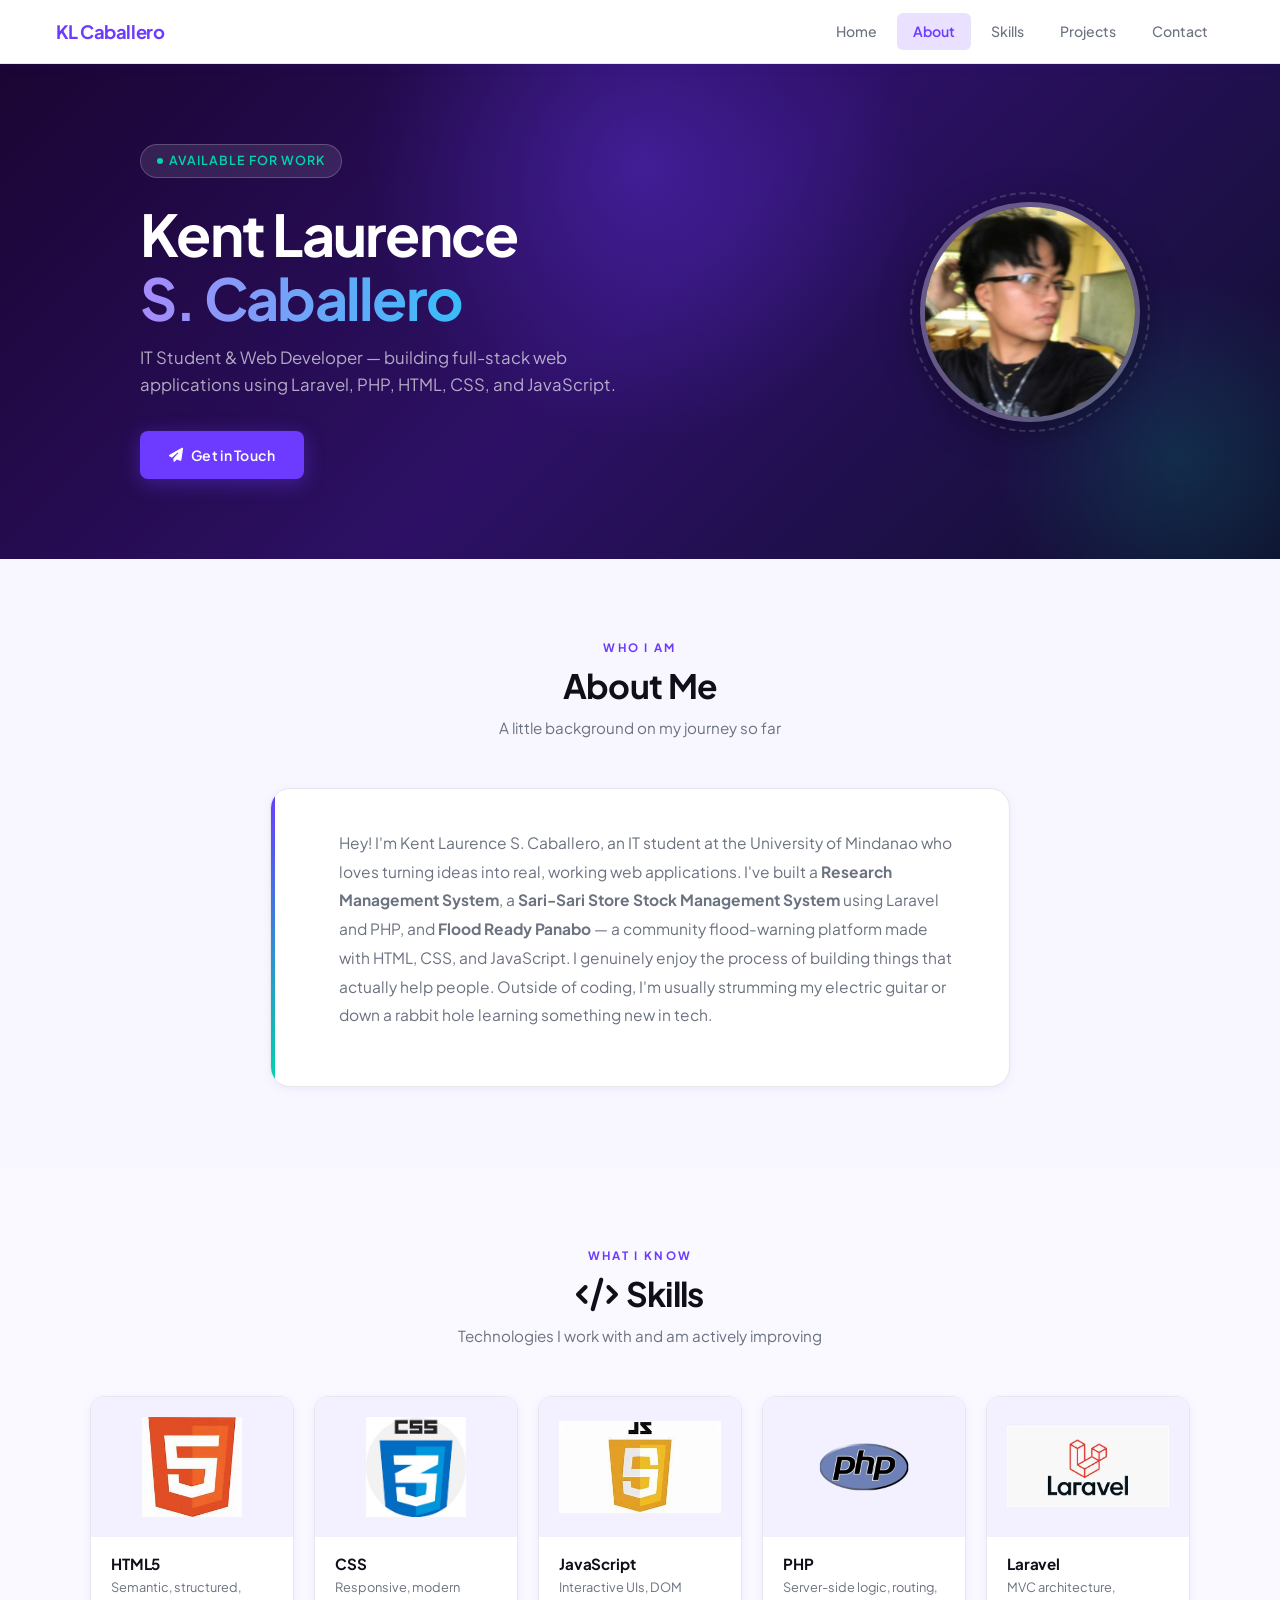
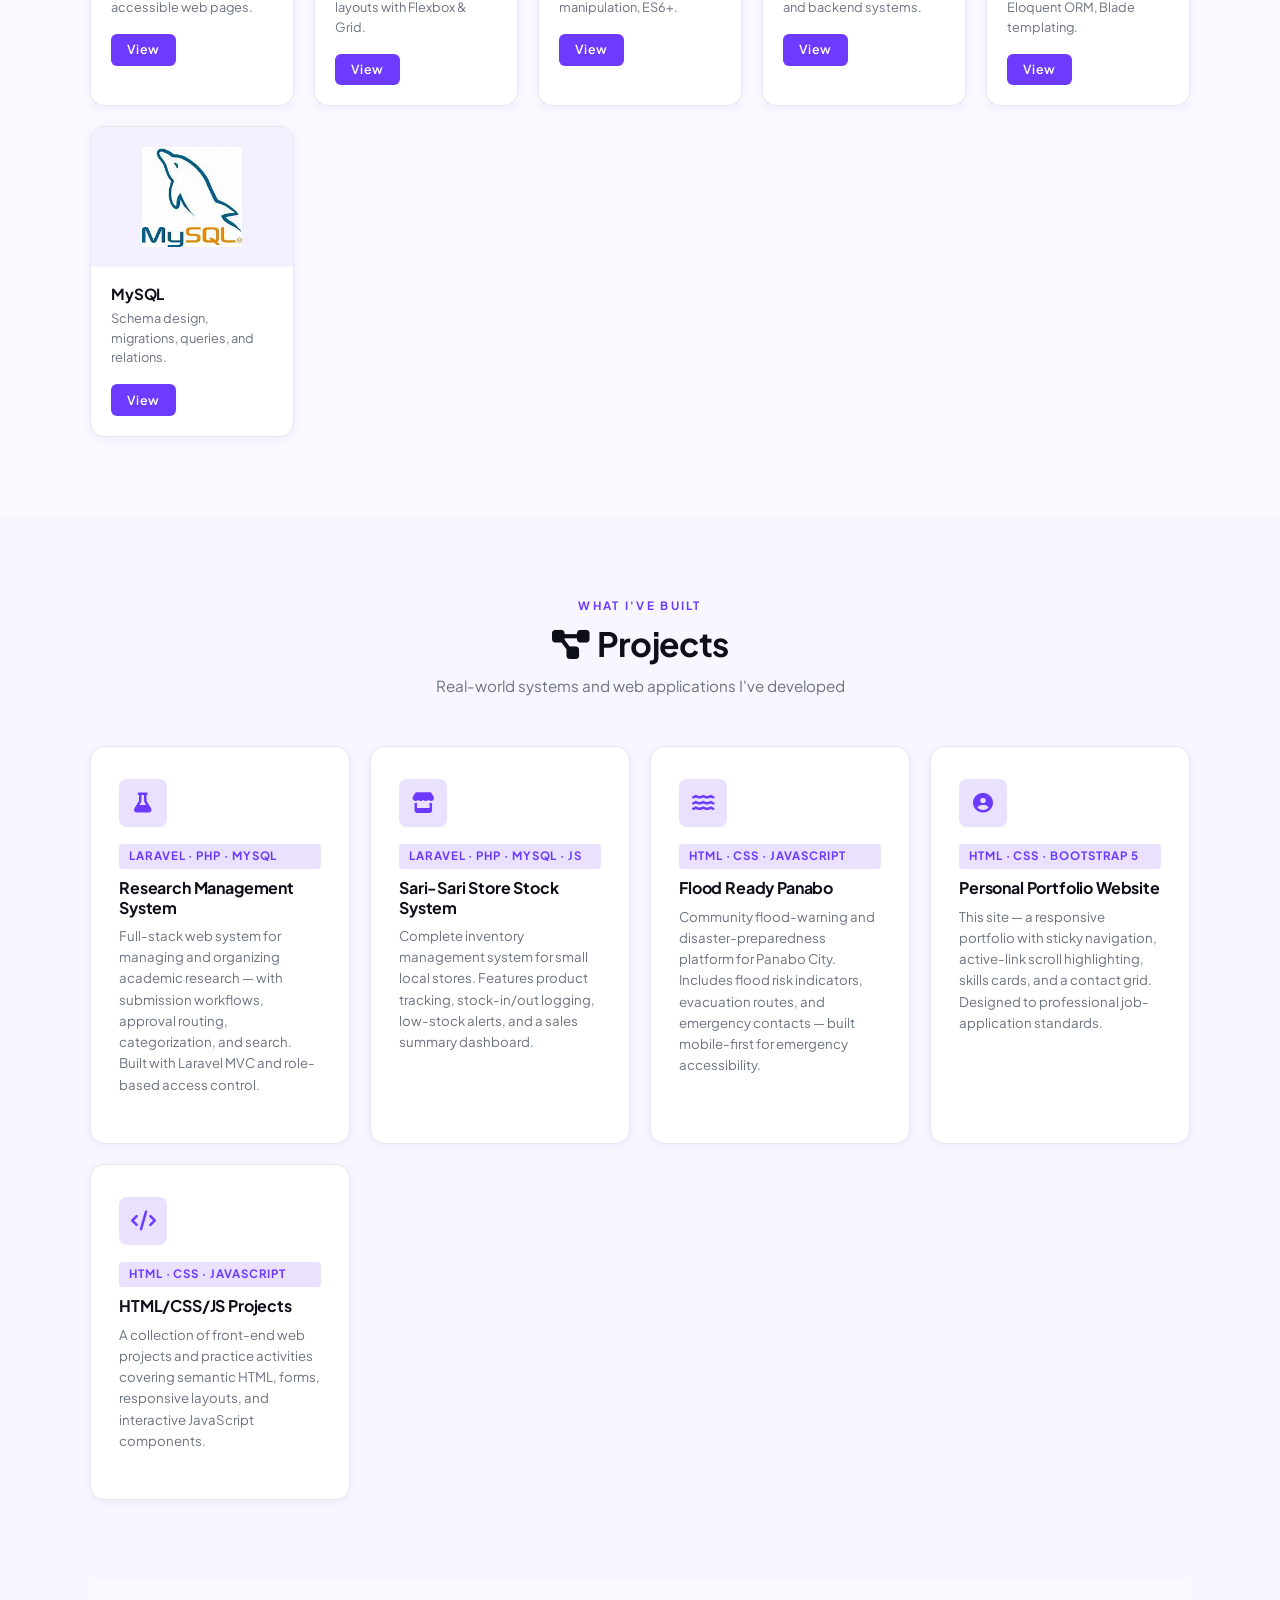
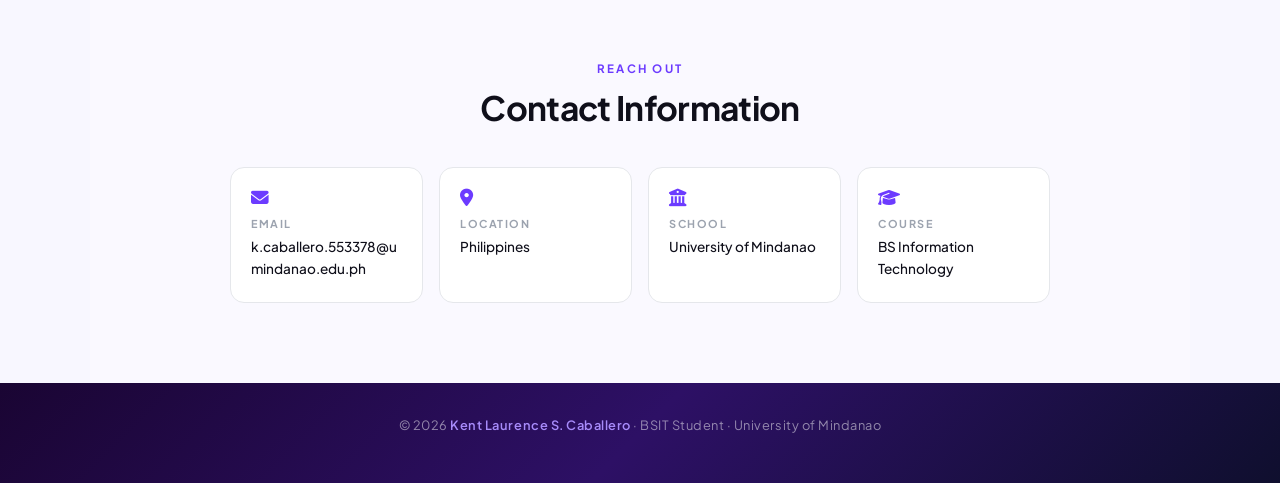
<file: Downloads/kent/index.html>
<!DOCTYPE html>
<html lang="en">
<head>
    <meta charset="UTF-8">
    <meta name="viewport" content="width=device-width, initial-scale=1.0">
    <title>Kent Laurence S. Caballero — Portfolio</title>
    <link href="https://cdn.jsdelivr.net/npm/bootstrap@5.3.8/dist/css/bootstrap.min.css" rel="stylesheet">
    <link rel="stylesheet" href="https://cdnjs.cloudflare.com/ajax/libs/font-awesome/6.5.0/css/all.min.css">
    <link href="https://fonts.googleapis.com/css2?family=Plus+Jakarta+Sans:wght@300;400;500;600;700&display=swap" rel="stylesheet">
    <link rel="stylesheet" href="style.css">
</head>
<body>

<!-- NAVBAR -->
<nav class="navbar navbar-expand-lg">
    <div class="container-fluid px-4">
        <a class="navbar-brand" href="#">KL Caballero</a>
        <button class="navbar-toggler" type="button" data-bs-toggle="collapse" data-bs-target="#navbarNav">
            <span class="navbar-toggler-icon"></span>
        </button>
        <div class="collapse navbar-collapse" id="navbarNav">
            <ul class="navbar-nav ms-auto gap-1">
                <li class="nav-item"><a class="nav-link active" href="#home">Home</a></li>
                <li class="nav-item"><a class="nav-link" href="#about">About</a></li>
                <li class="nav-item"><a class="nav-link" href="#skills">Skills</a></li>
                <li class="nav-item"><a class="nav-link" href="#projects">Projects</a></li>
                <li class="nav-item"><a class="nav-link" href="#contact">Contact</a></li>
            </ul>
        </div>
    </div>
</nav>

<!-- HERO -->
<header class="header" id="home">
    <div class="header-content">
        <div class="header-text">
            <div class="header-badge">Available for work</div>
            <h1>Kent Laurence<br><span>S. Caballero</span></h1>
            <p>IT Student & Web Developer — building full-stack web applications using Laravel, PHP, HTML, CSS, and JavaScript.</p>
            <a href="#contact" class="header-cta">
                <i class="fas fa-paper-plane"></i> Get in Touch
            </a>
        </div>
        <div class="header-photo">
            <img src="mypicture.jpg" alt="Kent Laurence S. Caballero">
        </div>
    </div>
</header>

<!-- ABOUT -->
<section class="about" id="about">
    <span class="section-tag">Who I am</span>
    <h2>About Me</h2>
    <p class="section-sub">A little background on my journey so far</p>
    <div class="about-inner">
        <p>
        Hey! I'm Kent Laurence S. Caballero, an IT student at the University of Mindanao 
        who loves turning ideas into real, working web applications. I've built a 
        <strong>Research Management System</strong>, a <strong>Sari-Sari Store Stock 
        Management System</strong> using Laravel and PHP, and <strong>Flood Ready 
        Panabo</strong> — a community flood-warning platform made with HTML, CSS, and 
        JavaScript. I genuinely enjoy the process of building things that actually help 
        people. Outside of coding, I'm usually strumming my electric guitar or down a 
        rabbit hole learning something new in tech.
        </p>
    </div>
</section>

<!-- SKILLS -->
<section class="skills" id="skills">
    <div class="skills-inner">
        <span class="section-tag">What I know</span>
        <h2><i class="fas fa-code me-2"></i>Skills</h2>
        <p class="section-sub">Technologies I work with and am actively improving</p>

        <div class="card-container">
            <div class="card">
                <img src="OIP.jpg" class="card-img-top" alt="HTML">
                <div class="card-body">
                    <h5 class="card-title">HTML5</h5>
                    <p class="card-text">Semantic, structured, accessible web pages.</p>
                    <a href="#" class="btn btn-primary">View</a>
                </div>
            </div>
            <div class="card">
                <img src="css.jpg" class="card-img-top" alt="CSS">
                <div class="card-body">
                    <h5 class="card-title">CSS</h5>
                    <p class="card-text">Responsive, modern layouts with Flexbox & Grid.</p>
                    <a href="#" class="btn btn-primary">View</a>
                </div>
            </div>
            <div class="card">
                <img src="OIP (1).jpg" class="card-img-top" alt="JavaScript">
                <div class="card-body">
                    <h5 class="card-title">JavaScript</h5>
                    <p class="card-text">Interactive UIs, DOM manipulation, ES6+.</p>
                    <a href="#" class="btn btn-primary">View</a>
                </div>
            </div>
            <div class="card">
                <img src="php.png" class="card-img-top" alt="PHP">
                <div class="card-body">
                    <h5 class="card-title">PHP</h5>
                    <p class="card-text">Server-side logic, routing, and backend systems.</p>
                    <a href="#" class="btn btn-primary">View</a>
                </div>
            </div>
            <div class="card">
                <img src="laravel.webp" class="card-img-top" alt="Laravel">
                <div class="card-body">
                    <h5 class="card-title">Laravel</h5>
                    <p class="card-text">MVC architecture, Eloquent ORM, Blade templating.</p>
                    <a href="#" class="btn btn-primary">View</a>
                </div>
            </div>
            <div class="card">
                <img src="OIP (2).jpg" class="card-img-top" alt="MySQL">
                <div class="card-body">
                    <h5 class="card-title">MySQL</h5>
                    <p class="card-text">Schema design, migrations, queries, and relations.</p>
                    <a href="#" class="btn btn-primary">View</a>
                </div>
            </div>
            </div>
        </div>
    </div>
</section>

<!-- PROJECTS -->
<section class="projects" id="projects">
    <div class="projects-inner">
        <span class="section-tag">What I've built</span>
        <h2><i class="fas fa-project-diagram me-2"></i>Projects</h2>
        <p class="section-sub">Real-world systems and web applications I've developed</p>

        <div class="card-container">

            <div class="card">
                <div class="project-icon"><i class="fas fa-flask"></i></div>
                <div class="project-stack">Laravel · PHP · MySQL</div>
                <h3>Research Management System</h3>
                <p>Full-stack web system for managing and organizing academic research — with submission workflows, approval routing, categorization, and search. Built with Laravel MVC and role-based access control.</p>
            </div>

            <div class="card">
                <div class="project-icon"><i class="fas fa-store"></i></div>
                <div class="project-stack">Laravel · PHP · MySQL · JS</div>
                <h3>Sari-Sari Store Stock System</h3>
                <p>Complete inventory management system for small local stores. Features product tracking, stock-in/out logging, low-stock alerts, and a sales summary dashboard.</p>
            </div>

            <div class="card">
                <div class="project-icon"><i class="fas fa-water"></i></div>
                <div class="project-stack">HTML · CSS · JavaScript</div>
                <h3>Flood Ready Panabo</h3>
                <p>Community flood-warning and disaster-preparedness platform for Panabo City. Includes flood risk indicators, evacuation routes, and emergency contacts — built mobile-first for emergency accessibility.</p>
            </div>

            <div class="card">
                <div class="project-icon"><i class="fas fa-user-circle"></i></div>
                <div class="project-stack">HTML · CSS · Bootstrap 5</div>
                <h3>Personal Portfolio Website</h3>
                <p>This site — a responsive portfolio with sticky navigation, active-link scroll highlighting, skills cards, and a contact grid. Designed to professional job-application standards.</p>
            </div>

            <div class="card">
                <div class="project-icon"><i class="fas fa-code"></i></div>
                <div class="project-stack">HTML · CSS · JavaScript</div>
                <h3>HTML/CSS/JS Projects</h3>
                <p>A collection of front-end web projects and practice activities covering semantic HTML, forms, responsive layouts, and interactive JavaScript components.</p>
            </div>

        </div>
    </div>
</section>

<!-- CONTACT -->
<section class="contact" id="contact">
    <span class="section-tag">Reach out</span>
    <h2>Contact Information</h2>
    <p class="section-sub">Open to part-time and entry-level web development opportunities</p>

    <div class="contact-grid">
        <div class="contact-item">
            <i class="fas fa-envelope"></i>
            <div class="contact-label">Email</div>
            <div class="contact-value">k.caballero.553378@umindanao.edu.ph</div>
        </div>
        <div class="contact-item">
            <i class="fas fa-map-marker-alt"></i>
            <div class="contact-label">Location</div>
            <div class="contact-value">Philippines</div>
        </div>
        <div class="contact-item">
            <i class="fas fa-university"></i>
            <div class="contact-label">School</div>
            <div class="contact-value">University of Mindanao</div>
        </div>
        <div class="contact-item">
            <i class="fas fa-graduation-cap"></i>
            <div class="contact-label">Course</div>
            <div class="contact-value">BS Information Technology</div>
        </div>
    </div>
</section>

<!-- FOOTER -->
<footer class="footer">
    <p>© 2026 <span>Kent Laurence S. Caballero</span> · BSIT Student · University of Mindanao</p>
</footer>

<script src="https://cdn.jsdelivr.net/npm/bootstrap@5.3.8/dist/js/bootstrap.bundle.min.js"></script>
<script>
    const sections = document.querySelectorAll('section[id], header[id]');
    const navLinks = document.querySelectorAll('.nav-link');
    const observer = new IntersectionObserver((entries) => {
        entries.forEach(entry => {
            if (entry.isIntersecting) {
                navLinks.forEach(link => {
                    link.classList.remove('active');
                    if (link.getAttribute('href') === '#' + entry.target.id) link.classList.add('active');
                });
            }
        });
    }, { threshold: 0.4 });
    sections.forEach(s => observer.observe(s));
    navLinks.forEach(link => {
        link.addEventListener('click', () => {
            navLinks.forEach(l => l.classList.remove('active'));
            link.classList.add('active');
        });
    });
</script>
</body>
</html>
</file>
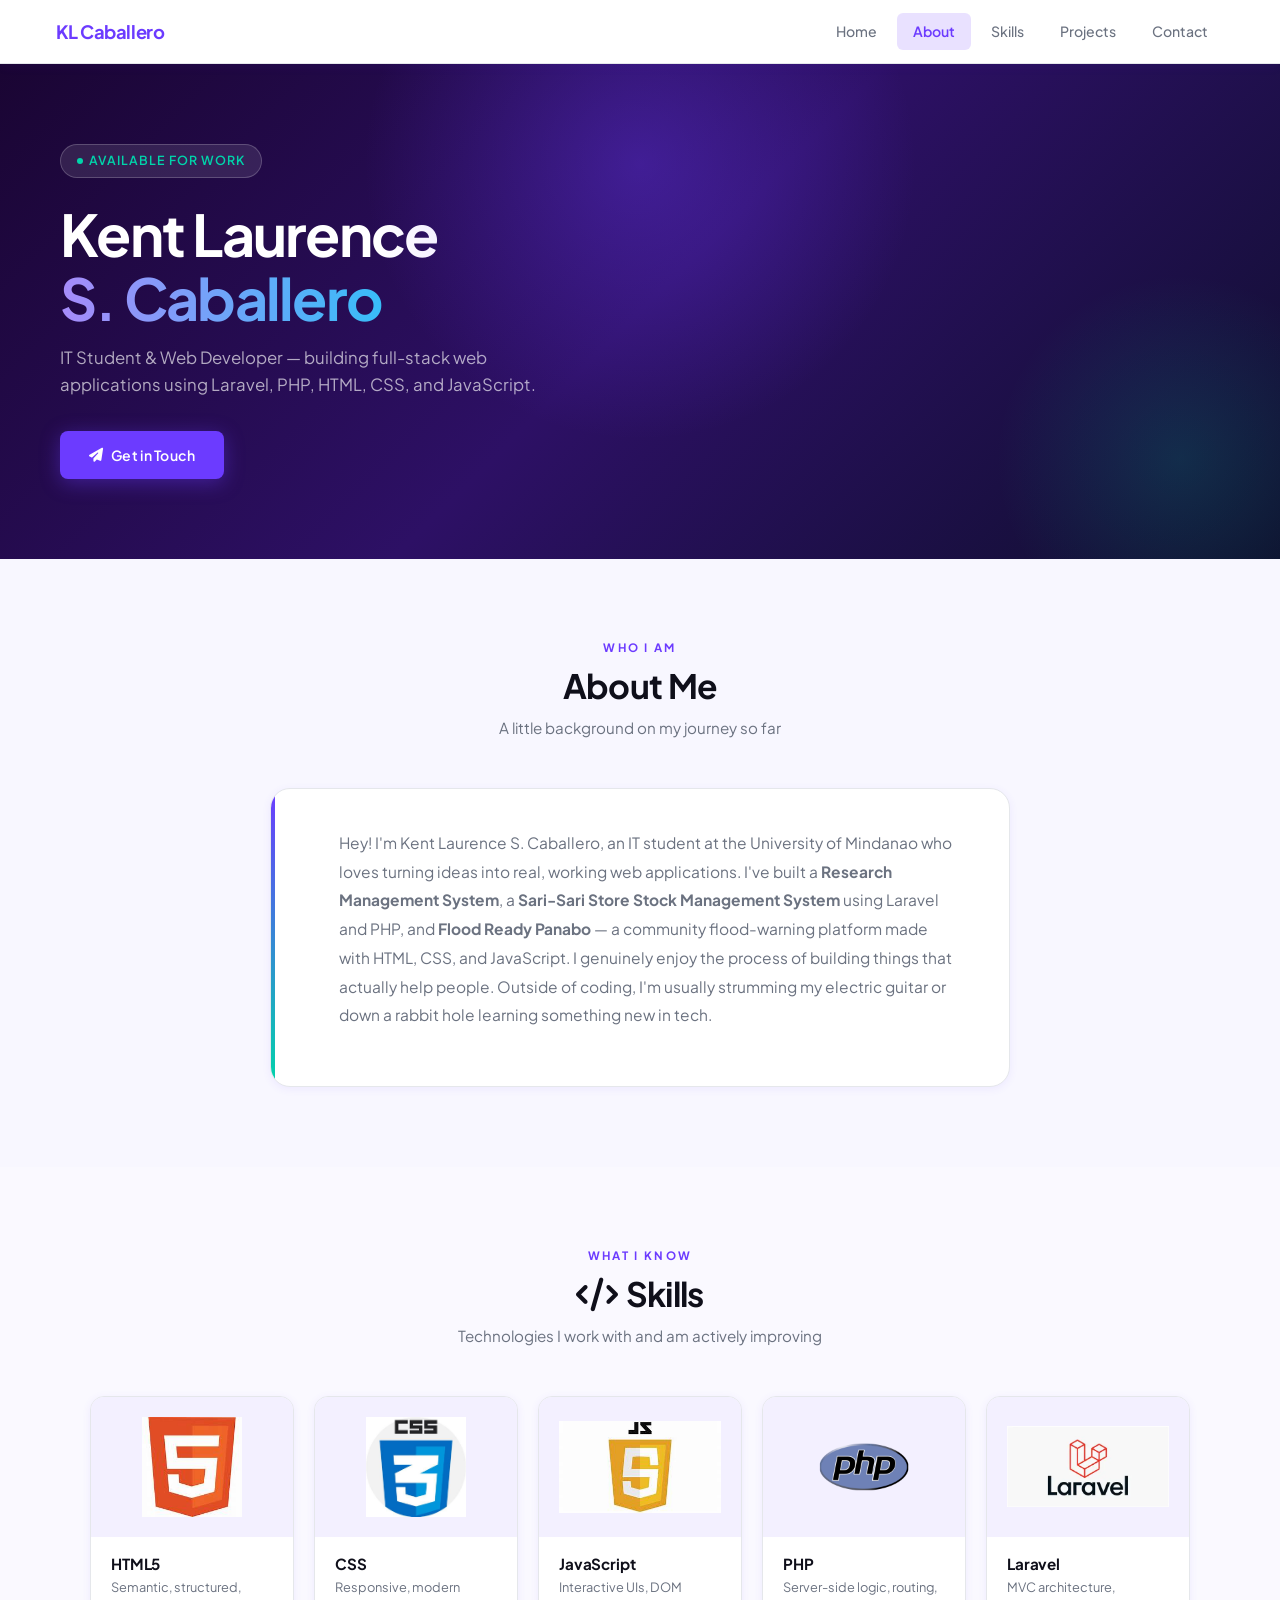
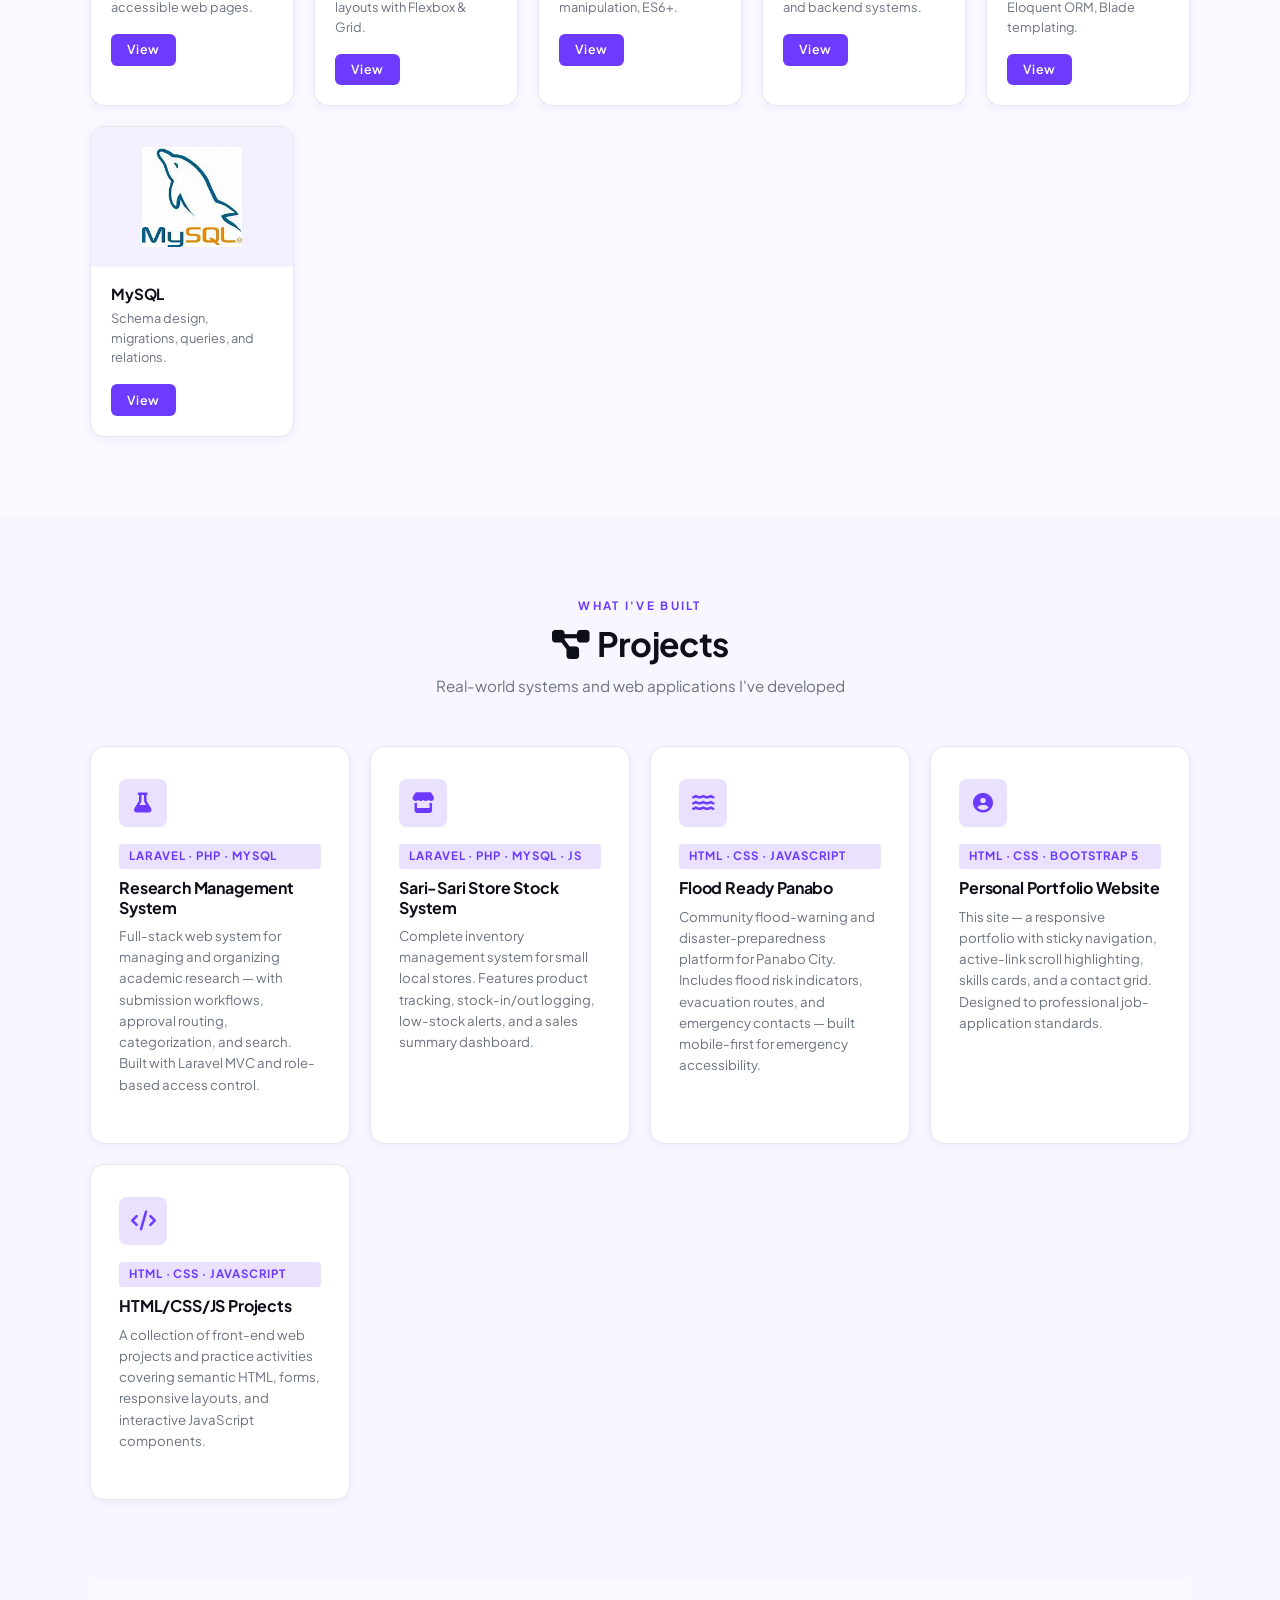
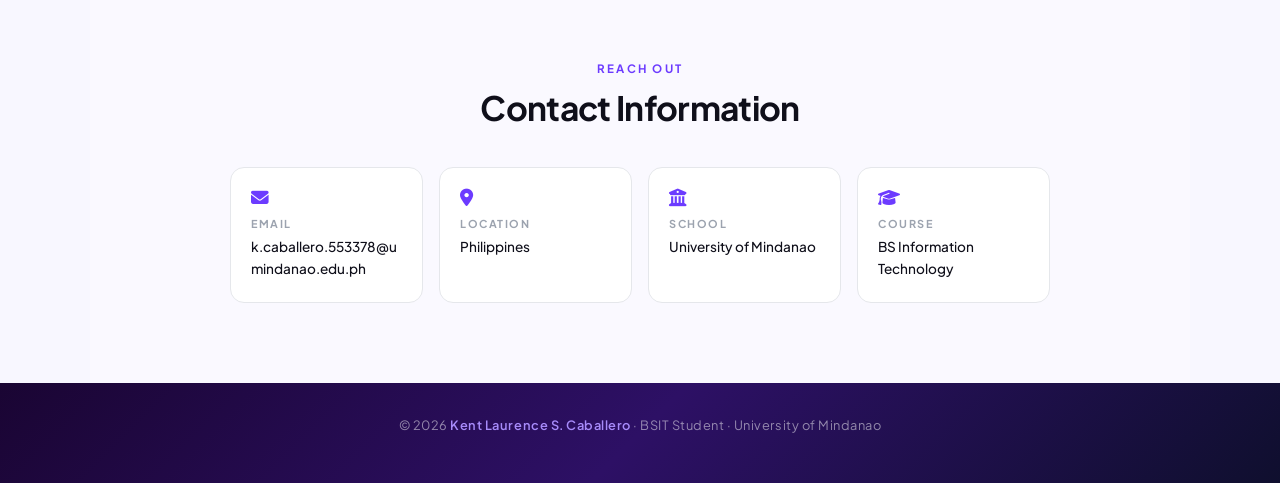
<file: Downloads/kent/kent.html>
<!DOCTYPE html>
<html lang="en">
<head>
    <meta charset="UTF-8">
    <meta name="viewport" content="width=device-width, initial-scale=1.0">
    <title>Kent Laurence S. Caballero — Portfolio</title>
    <link href="https://cdn.jsdelivr.net/npm/bootstrap@5.3.8/dist/css/bootstrap.min.css" rel="stylesheet">
    <link rel="stylesheet" href="https://cdnjs.cloudflare.com/ajax/libs/font-awesome/6.5.0/css/all.min.css">
    <link href="https://fonts.googleapis.com/css2?family=Plus+Jakarta+Sans:wght@300;400;500;600;700&display=swap" rel="stylesheet">
    <link rel="stylesheet" href="style.css">
</head>
<body>

<!-- NAVBAR -->
<nav class="navbar navbar-expand-lg">
    <div class="container-fluid px-4">
        <a class="navbar-brand" href="#">KL Caballero</a>
        <button class="navbar-toggler" type="button" data-bs-toggle="collapse" data-bs-target="#navbarNav">
            <span class="navbar-toggler-icon"></span>
        </button>
        <div class="collapse navbar-collapse" id="navbarNav">
            <ul class="navbar-nav ms-auto gap-1">
                <li class="nav-item"><a class="nav-link active" href="#home">Home</a></li>
                <li class="nav-item"><a class="nav-link" href="#about">About</a></li>
                <li class="nav-item"><a class="nav-link" href="#skills">Skills</a></li>
                <li class="nav-item"><a class="nav-link" href="#projects">Projects</a></li>
                <li class="nav-item"><a class="nav-link" href="#contact">Contact</a></li>
            </ul>
        </div>
    </div>
</nav>

<!-- HERO -->
<header class="header" id="home">
    <div class="header-badge">Available for work</div>
    <h1>Kent Laurence<br><span>S. Caballero</span></h1>
    <p>IT Student & Web Developer — building full-stack web applications using Laravel, PHP, HTML, CSS, and JavaScript.</p>
    <a href="#contact" class="header-cta">
        <i class="fas fa-paper-plane"></i> Get in Touch
    </a>
</header>

<!-- ABOUT -->
<section class="about" id="about">
    <span class="section-tag">Who I am</span>
    <h2>About Me</h2>
    <p class="section-sub">A little background on my journey so far</p>
    <div class="about-inner">
        <p>
        Hey! I'm Kent Laurence S. Caballero, an IT student at the University of Mindanao 
        who loves turning ideas into real, working web applications. I've built a 
        <strong>Research Management System</strong>, a <strong>Sari-Sari Store Stock 
        Management System</strong> using Laravel and PHP, and <strong>Flood Ready 
        Panabo</strong> — a community flood-warning platform made with HTML, CSS, and 
        JavaScript. I genuinely enjoy the process of building things that actually help 
        people. Outside of coding, I'm usually strumming my electric guitar or down a 
        rabbit hole learning something new in tech.
        </p>
    </div>
</section>

<!-- SKILLS -->
<section class="skills" id="skills">
    <div class="skills-inner">
        <span class="section-tag">What I know</span>
        <h2><i class="fas fa-code me-2"></i>Skills</h2>
        <p class="section-sub">Technologies I work with and am actively improving</p>

        <div class="card-container">
            <div class="card">
                <img src="OIP.jpg" class="card-img-top" alt="HTML">
                <div class="card-body">
                    <h5 class="card-title">HTML5</h5>
                    <p class="card-text">Semantic, structured, accessible web pages.</p>
                    <a href="#" class="btn btn-primary">View</a>
                </div>
            </div>
            <div class="card">
                <img src="css.jpg" class="card-img-top" alt="CSS">
                <div class="card-body">
                    <h5 class="card-title">CSS</h5>
                    <p class="card-text">Responsive, modern layouts with Flexbox & Grid.</p>
                    <a href="#" class="btn btn-primary">View</a>
                </div>
            </div>
            <div class="card">
                <img src="OIP (1).jpg" class="card-img-top" alt="JavaScript">
                <div class="card-body">
                    <h5 class="card-title">JavaScript</h5>
                    <p class="card-text">Interactive UIs, DOM manipulation, ES6+.</p>
                    <a href="#" class="btn btn-primary">View</a>
                </div>
            </div>
            <div class="card">
                <img src="php.png" class="card-img-top" alt="PHP">
                <div class="card-body">
                    <h5 class="card-title">PHP</h5>
                    <p class="card-text">Server-side logic, routing, and backend systems.</p>
                    <a href="#" class="btn btn-primary">View</a>
                </div>
            </div>
            <div class="card">
                <img src="laravel.webp" class="card-img-top" alt="Laravel">
                <div class="card-body">
                    <h5 class="card-title">Laravel</h5>
                    <p class="card-text">MVC architecture, Eloquent ORM, Blade templating.</p>
                    <a href="#" class="btn btn-primary">View</a>
                </div>
            </div>
            <div class="card">
                <img src="OIP (2).jpg" class="card-img-top" alt="MySQL">
                <div class="card-body">
                    <h5 class="card-title">MySQL</h5>
                    <p class="card-text">Schema design, migrations, queries, and relations.</p>
                    <a href="#" class="btn btn-primary">View</a>
                </div>
            </div>
            </div>
        </div>
    </div>
</section>

<!-- PROJECTS -->
<section class="projects" id="projects">
    <div class="projects-inner">
        <span class="section-tag">What I've built</span>
        <h2><i class="fas fa-project-diagram me-2"></i>Projects</h2>
        <p class="section-sub">Real-world systems and web applications I've developed</p>

        <div class="card-container">

            <div class="card">
                <div class="project-icon"><i class="fas fa-flask"></i></div>
                <div class="project-stack">Laravel · PHP · MySQL</div>
                <h3>Research Management System</h3>
                <p>Full-stack web system for managing and organizing academic research — with submission workflows, approval routing, categorization, and search. Built with Laravel MVC and role-based access control.</p>
            </div>

            <div class="card">
                <div class="project-icon"><i class="fas fa-store"></i></div>
                <div class="project-stack">Laravel · PHP · MySQL · JS</div>
                <h3>Sari-Sari Store Stock System</h3>
                <p>Complete inventory management system for small local stores. Features product tracking, stock-in/out logging, low-stock alerts, and a sales summary dashboard.</p>
            </div>

            <div class="card">
                <div class="project-icon"><i class="fas fa-water"></i></div>
                <div class="project-stack">HTML · CSS · JavaScript</div>
                <h3>Flood Ready Panabo</h3>
                <p>Community flood-warning and disaster-preparedness platform for Panabo City. Includes flood risk indicators, evacuation routes, and emergency contacts — built mobile-first for emergency accessibility.</p>
            </div>

            <div class="card">
                <div class="project-icon"><i class="fas fa-user-circle"></i></div>
                <div class="project-stack">HTML · CSS · Bootstrap 5</div>
                <h3>Personal Portfolio Website</h3>
                <p>This site — a responsive portfolio with sticky navigation, active-link scroll highlighting, skills cards, and a contact grid. Designed to professional job-application standards.</p>
            </div>

            <div class="card">
                <div class="project-icon"><i class="fas fa-code"></i></div>
                <div class="project-stack">HTML · CSS · JavaScript</div>
                <h3>HTML/CSS/JS Projects</h3>
                <p>A collection of front-end web projects and practice activities covering semantic HTML, forms, responsive layouts, and interactive JavaScript components.</p>
            </div>

        </div>
    </div>
</section>

<!-- CONTACT -->
<section class="contact" id="contact">
    <span class="section-tag">Reach out</span>
    <h2>Contact Information</h2>
    <p class="section-sub">Open to part-time and entry-level web development opportunities</p>

    <div class="contact-grid">
        <div class="contact-item">
            <i class="fas fa-envelope"></i>
            <div class="contact-label">Email</div>
            <div class="contact-value">k.caballero.553378@umindanao.edu.ph</div>
        </div>
        <div class="contact-item">
            <i class="fas fa-map-marker-alt"></i>
            <div class="contact-label">Location</div>
            <div class="contact-value">Philippines</div>
        </div>
        <div class="contact-item">
            <i class="fas fa-university"></i>
            <div class="contact-label">School</div>
            <div class="contact-value">University of Mindanao</div>
        </div>
        <div class="contact-item">
            <i class="fas fa-graduation-cap"></i>
            <div class="contact-label">Course</div>
            <div class="contact-value">BS Information Technology</div>
        </div>
    </div>
</section>

<!-- FOOTER -->
<footer class="footer">
    <p>© 2026 <span>Kent Laurence S. Caballero</span> · BSIT Student · University of Mindanao</p>
</footer>

<script src="https://cdn.jsdelivr.net/npm/bootstrap@5.3.8/dist/js/bootstrap.bundle.min.js"></script>
<script>
    const sections = document.querySelectorAll('section[id], header[id]');
    const navLinks = document.querySelectorAll('.nav-link');
    const observer = new IntersectionObserver((entries) => {
        entries.forEach(entry => {
            if (entry.isIntersecting) {
                navLinks.forEach(link => {
                    link.classList.remove('active');
                    if (link.getAttribute('href') === '#' + entry.target.id) link.classList.add('active');
                });
            }
        });
    }, { threshold: 0.4 });
    sections.forEach(s => observer.observe(s));
    navLinks.forEach(link => {
        link.addEventListener('click', () => {
            navLinks.forEach(l => l.classList.remove('active'));
            link.classList.add('active');
        });
    });
</script>
</body>
</html>
</file>
<file: Downloads/kent/style.css>
@import url('https://fonts.googleapis.com/css2?family=Plus+Jakarta+Sans:wght@300;400;500;600;700&display=swap');

*, *::before, *::after {
    margin: 0;
    padding: 0;
    box-sizing: border-box;
}

:root {
    --primary:       #6c3bff;
    --primary-dark:  #4f1fe8;
    --primary-glow:  rgba(108, 59, 255, 0.15);
    --accent:        #00d4aa;
    --text:          #0f0f1a;
    --text-muted:    #6b7280;
    --text-light:    #9ca3af;
    --bg:            #f8f7ff;
    --bg2:           #ffffff;
    --card-bg:       #ffffff;
    --border:        #e5e7eb;
    --border-hover:  #c4b5fd;
    --radius-sm:     8px;
    --radius-md:     14px;
    --radius-lg:     20px;
    --shadow-sm:     0 2px 8px rgba(108,59,255,0.08);
    --shadow-md:     0 8px 28px rgba(108,59,255,0.13);
    --shadow-lg:     0 20px 50px rgba(108,59,255,0.18);
    --transition:    0.25s cubic-bezier(0.4,0,0.2,1);
    --font:          'Plus Jakarta Sans', Arial, sans-serif;
}

body {
    font-family: var(--font);
    background: var(--bg);
    color: var(--text);
    line-height: 1.6;
}

/* ================================
   NAVBAR
================================ */
.navbar {
    background: rgba(255,255,255,0.92) !important;
    backdrop-filter: blur(14px);
    -webkit-backdrop-filter: blur(14px);
    border-bottom: 1px solid var(--border);
    padding: 0.75rem 2rem;
    position: sticky;
    top: 0;
    z-index: 999;
    box-shadow: 0 2px 12px rgba(108,59,255,0.06);
}

.navbar-brand {
    font-weight: 700;
    font-size: 1.15rem;
    color: var(--primary) !important;
    letter-spacing: -0.02em;
}

.nav-link {
    font-size: 0.88rem;
    font-weight: 500;
    color: var(--text-muted) !important;
    padding: 0.45rem 1rem !important;
    border-radius: 6px;
    transition: background var(--transition), color var(--transition);
    position: relative;
}

.nav-link:hover {
    color: var(--primary) !important;
    background: var(--primary-glow);
}

.nav-link.active {
    color: var(--primary) !important;
    background: var(--primary-glow) !important;
    font-weight: 600;
}

/* ================================
   HEADER / HERO
================================ */
.header {
    background: linear-gradient(135deg, #1a0533 0%, #2d1065 50%, #0f0f2e 100%);
    color: white;
    padding: 80px 60px;
    position: relative;
    overflow: hidden;
}

.header::before {
    content: '';
    position: absolute;
    width: 600px; height: 600px;
    background: radial-gradient(circle, rgba(108,59,255,0.35) 0%, transparent 65%);
    top: -200px; left: 50%; transform: translateX(-50%);
    pointer-events: none;
}

.header::after {
    content: '';
    position: absolute;
    width: 400px; height: 400px;
    background: radial-gradient(circle, rgba(0,212,170,0.15) 0%, transparent 65%);
    bottom: -100px; right: -100px;
    pointer-events: none;
}

/* Layout: text left, photo right */
.header-content {
    display: flex;
    align-items: center;
    justify-content: space-between;
    gap: 3rem;
    position: relative;
    z-index: 1;
    max-width: 1000px;
    margin: 0 auto;
}

.header-text {
    flex: 1;
    min-width: 280px;
    max-width: 520px;
}

.header-photo {
    width: 220px;
    height: 220px;
    border-radius: 50%;
    border: 5px solid rgba(255,255,255,0.25);
    outline: 2px dashed rgba(255,255,255,0.15);
    outline-offset: 8px;
    overflow: hidden;
    flex-shrink: 0;
    box-shadow: 0 8px 40px rgba(0,0,0,0.4);
    background: rgba(255,255,255,0.08);
}

.header-photo img {
    width: 100%;
    height: 100%;
    object-fit: cover;
}

.header-badge {
    display: inline-flex;
    align-items: center;
    gap: 6px;
    background: rgba(255,255,255,0.1);
    border: 1px solid rgba(255,255,255,0.2);
    padding: 6px 16px;
    border-radius: 20px;
    font-size: 0.78rem;
    letter-spacing: 0.08em;
    text-transform: uppercase;
    color: var(--accent);
    margin-bottom: 1.5rem;
    font-weight: 600;
}

.header-badge::before {
    content: '';
    width: 6px; height: 6px;
    background: var(--accent);
    border-radius: 50%;
}

.header h1 {
    font-size: clamp(2.2rem, 5vw, 3.6rem);
    font-weight: 700;
    letter-spacing: -0.03em;
    line-height: 1.1;
    margin-bottom: 1rem;
}

.header h1 span {
    background: linear-gradient(90deg, #a78bfa, #38bdf8);
    -webkit-background-clip: text;
    -webkit-text-fill-color: transparent;
    background-clip: text;
}

.header p {
    font-size: 1.05rem;
    color: rgba(255,255,255,0.65);
    max-width: 480px;
    margin: 0 0 2rem;
}

.header-cta {
    display: inline-flex;
    align-items: center;
    gap: 8px;
    background: var(--primary);
    color: white;
    padding: 0.8rem 1.8rem;
    border-radius: var(--radius-sm);
    font-size: 0.88rem;
    font-weight: 600;
    text-decoration: none;
    letter-spacing: 0.02em;
    transition: transform var(--transition), box-shadow var(--transition), background var(--transition);
    box-shadow: 0 4px 20px rgba(108,59,255,0.4);
}

.header-cta:hover {
    background: var(--primary-dark);
    transform: translateY(-2px);
    box-shadow: 0 8px 30px rgba(108,59,255,0.5);
    color: white;
}

/* ================================
   SECTIONS SHARED
================================ */
section {
    padding: 80px 40px;
    max-width: 1100px;
    margin: 0 auto;
}

section h2 {
    text-align: center;
    margin-bottom: 10px;
    color: var(--text);
    font-size: clamp(1.6rem, 3vw, 2.1rem);
    font-weight: 700;
    letter-spacing: -0.02em;
}

.section-sub {
    text-align: center;
    color: var(--text-muted);
    font-size: 0.95rem;
    margin-bottom: 3rem;
}

.section-tag {
    display: block;
    text-align: center;
    font-size: 0.72rem;
    font-weight: 700;
    letter-spacing: 0.2em;
    text-transform: uppercase;
    color: var(--primary);
    margin-bottom: 0.5rem;
}

/* ================================
   ABOUT
================================ */
.about {
    background: var(--bg);
}

.about-inner {
    max-width: 740px;
    margin: 0 auto;
    background: var(--card-bg);
    border: 1px solid var(--border);
    border-radius: var(--radius-lg);
    padding: 2.5rem 3rem;
    box-shadow: var(--shadow-sm);
    position: relative;
    overflow: hidden;
}

.about-inner::before {
    content: '';
    position: absolute;
    top: 0; left: 0;
    width: 4px; height: 100%;
    background: linear-gradient(180deg, var(--primary), var(--accent));
    border-radius: 4px 0 0 4px;
}

.about-inner p {
    text-align: left;
    font-size: 0.97rem;
    color: var(--text-muted);
    line-height: 1.85;
    padding-left: 1.25rem;
}

/* ================================
   SKILLS
================================ */
.skills {
    background: #faf9ff;
    max-width: 100%;
    padding: 80px 60px;
}

.skills-inner {
    max-width: 1100px;
    margin: 0 auto;
}

.card-container {
    display: grid;
    grid-template-columns: repeat(auto-fit, minmax(200px, 1fr));
    gap: 1.25rem;
}

.card {
    width: auto;
    border-radius: var(--radius-md);
    overflow: hidden;
    background: var(--card-bg);
    border: 1px solid var(--border);
    box-shadow: var(--shadow-sm);
    transition: transform var(--transition), box-shadow var(--transition), border-color var(--transition);
}

.card:hover {
    transform: translateY(-6px);
    box-shadow: var(--shadow-md);
    border-color: var(--border-hover);
}

.card-img-top {
    height: 140px;
    object-fit: contain;
    padding: 20px;
    background: #f3f0ff;
    width: 100%;
}

.card-body {
    padding: 1.1rem 1.25rem 1.25rem;
}

.card-title {
    font-size: 0.95rem;
    font-weight: 700;
    color: var(--text);
    margin-bottom: 0.35rem;
    letter-spacing: -0.01em;
}

.card-text {
    font-size: 0.8rem;
    color: var(--text-muted);
    line-height: 1.55;
    margin-bottom: 1rem;
}

.btn-primary {
    background: var(--primary) !important;
    border: none !important;
    border-radius: 6px !important;
    font-size: 0.78rem;
    font-weight: 600;
    padding: 0.4rem 1rem !important;
    letter-spacing: 0.03em;
    transition: opacity var(--transition), transform var(--transition);
}

.btn-primary:hover {
    opacity: 0.88;
    transform: translateY(-1px);
}

/* ================================
   PROJECTS
================================ */
.projects {
    background: var(--bg);
    max-width: 100%;
    padding: 80px 60px;
}

.projects-inner {
    max-width: 1100px;
    margin: 0 auto;
}

.projects .card-container {
    grid-template-columns: repeat(auto-fit, minmax(260px, 1fr));
}

.projects .card {
    padding: 2rem 1.75rem;
    text-align: left;
    color: var(--text);
    position: relative;
    overflow: hidden;
}

.projects .card::after {
    content: '';
    position: absolute;
    bottom: 0; left: 0; right: 0;
    height: 3px;
    background: linear-gradient(90deg, var(--primary), var(--accent));
    transform: scaleX(0);
    transform-origin: left;
    transition: transform 0.35s ease;
}

.projects .card:hover::after {
    transform: scaleX(1);
}

.project-icon {
    width: 48px; height: 48px;
    background: var(--primary-glow);
    border-radius: var(--radius-sm);
    display: flex; align-items: center; justify-content: center;
    margin-bottom: 1.1rem;
    color: var(--primary);
    font-size: 1.25rem;
}

.project-stack {
    display: inline-block;
    font-size: 0.72rem;
    font-weight: 700;
    letter-spacing: 0.08em;
    text-transform: uppercase;
    color: var(--primary);
    background: var(--primary-glow);
    padding: 3px 10px;
    border-radius: 4px;
    margin-bottom: 0.6rem;
}

.projects .card h3 {
    font-size: 1rem;
    font-weight: 700;
    color: var(--text);
    margin-bottom: 0.5rem;
    letter-spacing: -0.01em;
}

.projects .card p {
    font-size: 0.83rem;
    color: var(--text-muted);
    line-height: 1.6;
}

/* ================================
   CONTACT
================================ */
.contact {
    background: #faf9ff;
}

.contact-grid {
    display: grid;
    grid-template-columns: repeat(auto-fit, minmax(180px, 1fr));
    gap: 1rem;
    margin-top: 2.5rem;
    max-width: 820px;
    margin-left: auto;
    margin-right: auto;
}

.contact-item {
    background: var(--card-bg);
    border: 1px solid var(--border);
    border-radius: var(--radius-md);
    padding: 1.35rem 1.25rem;
    transition: border-color var(--transition), box-shadow var(--transition);
}

.contact-item:hover {
    border-color: var(--border-hover);
    box-shadow: var(--shadow-sm);
}

.contact-item i {
    color: var(--primary);
    font-size: 1.1rem;
    margin-bottom: 0.5rem;
    display: block;
}

.contact-label {
    font-size: 0.68rem;
    font-weight: 700;
    letter-spacing: 0.14em;
    text-transform: uppercase;
    color: var(--text-light);
    margin-bottom: 0.25rem;
}

.contact-value {
    font-size: 0.85rem;
    color: var(--text);
    font-weight: 500;
    word-break: break-word;
}

.contact > p {
    display: none;
}

/* ================================
   FOOTER
================================ */
.footer {
    background: linear-gradient(135deg, #1a0533 0%, #2d1065 50%, #0f0f2e 100%);
    color: rgba(255,255,255,0.5);
    text-align: center;
    padding: 2rem;
    margin-top: 0;
    font-size: 0.8rem;
    letter-spacing: 0.04em;
}

.footer span {
    color: #a78bfa;
    font-weight: 600;
}

/* ================================
   AUTH (design.css)
================================ */
.auth-bg {
    min-height: 100vh;
    background: linear-gradient(135deg, #0d6efd, #6610f2);
}

.auth-card {
    border-radius: 15px;
    box-shadow: 0 20px 45px rgba(0, 0, 0, 0.2);
    animation: fadeIn 0.8s ease;
}

.auth-card h2 {
    font-weight: 700;
}

.auth-card .form-control {
    border-radius: 10px;
    padding: 12px;
}

.auth-card .btn {
    border-radius: 10px;
    font-weight: 600;
    padding: 10px;
}

.auth-card .btn-primary {
    background: linear-gradient(135deg, #0d6efd, #6610f2);
    border: none;
}

.btn-success {
    background: linear-gradient(135deg, #198754, #20c997);
    border: none;
}

@keyframes fadeIn {
    from { opacity: 0; transform: translateY(20px); }
    to   { opacity: 1; transform: translateY(0); }
}

/* ================================
   RESPONSIVE
================================ */
@media (max-width: 768px) {
    .header { padding: 60px 20px; }
    .header-content {
        flex-direction: column-reverse;
        align-items: center;
        text-align: center;
    }
    .header-photo {
        width: 160px;
        height: 160px;
    }
    .header p { margin: 0 auto 2rem; }
    section { padding: 60px 20px; }
    .skills, .projects { padding: 60px 20px; }
    .about-inner { padding: 2rem 1.5rem; }
    .navbar { padding: 0.75rem 1rem; }
}
</file>
